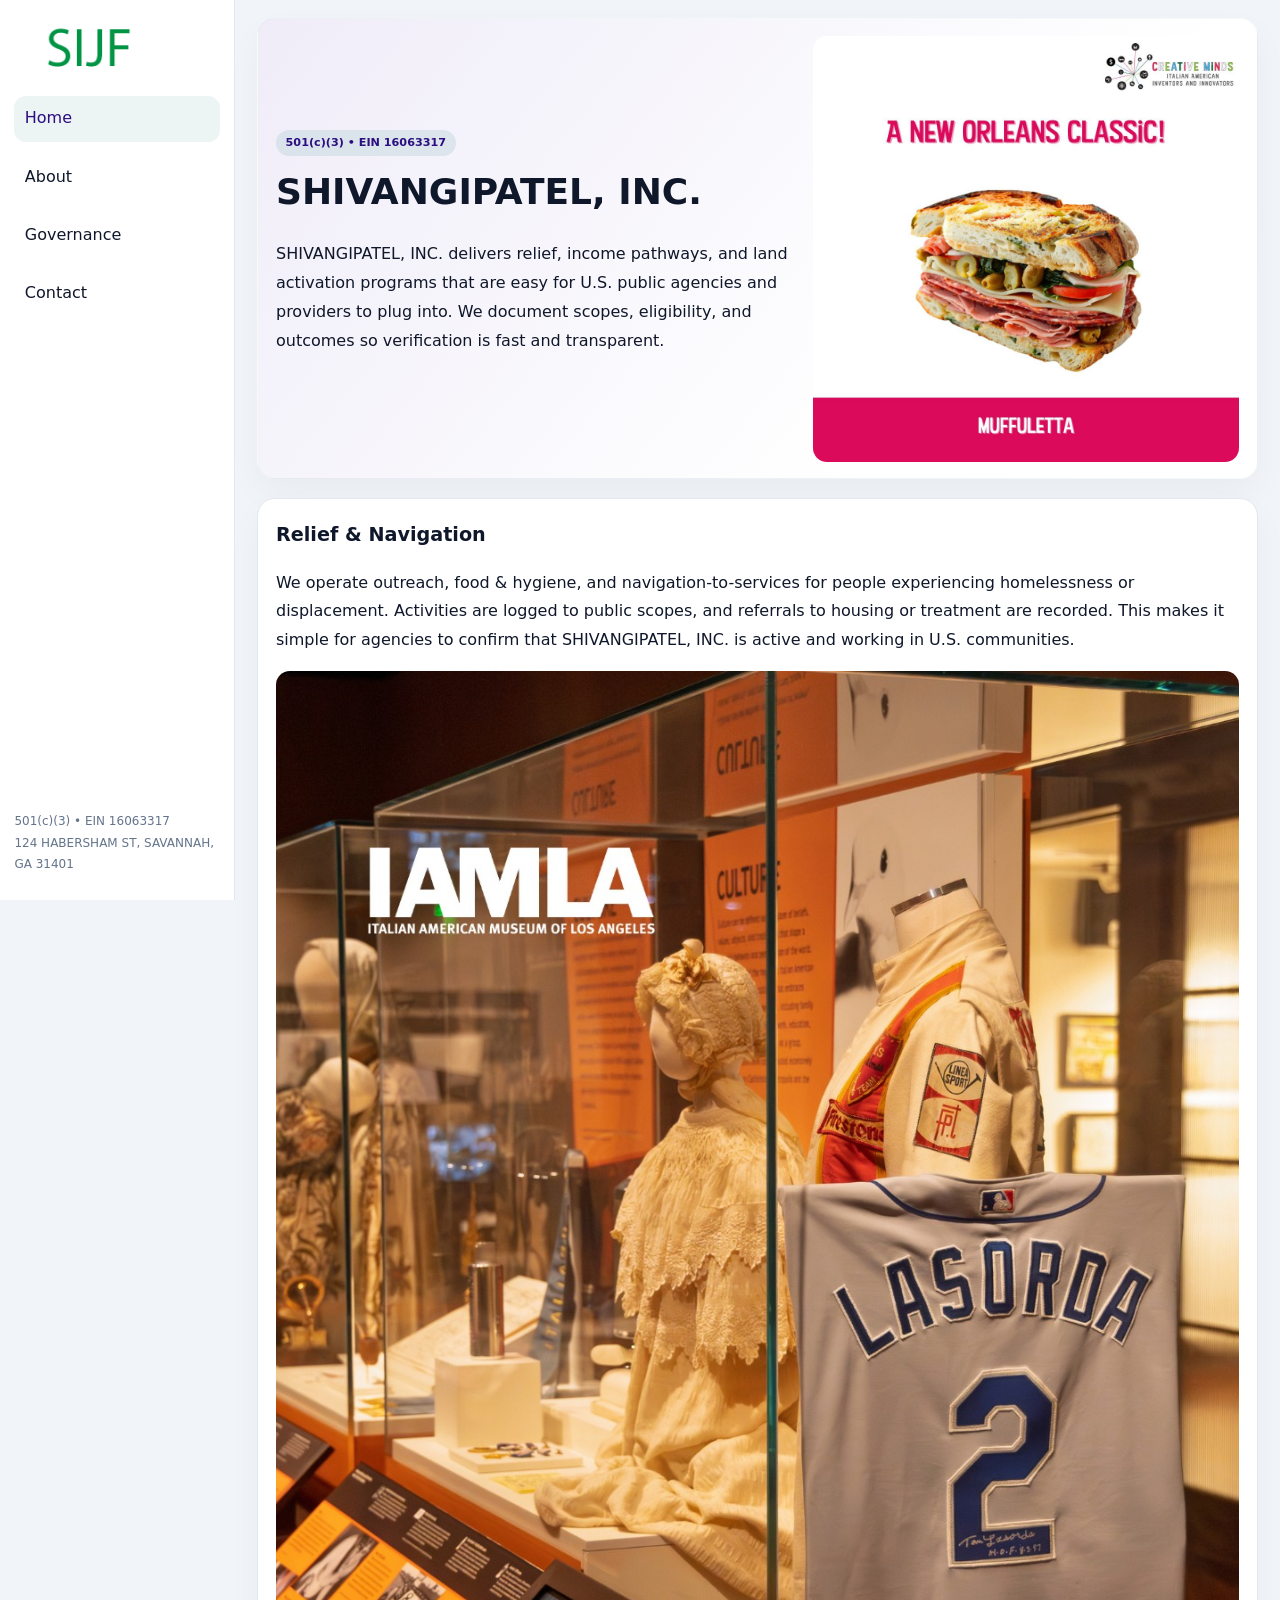
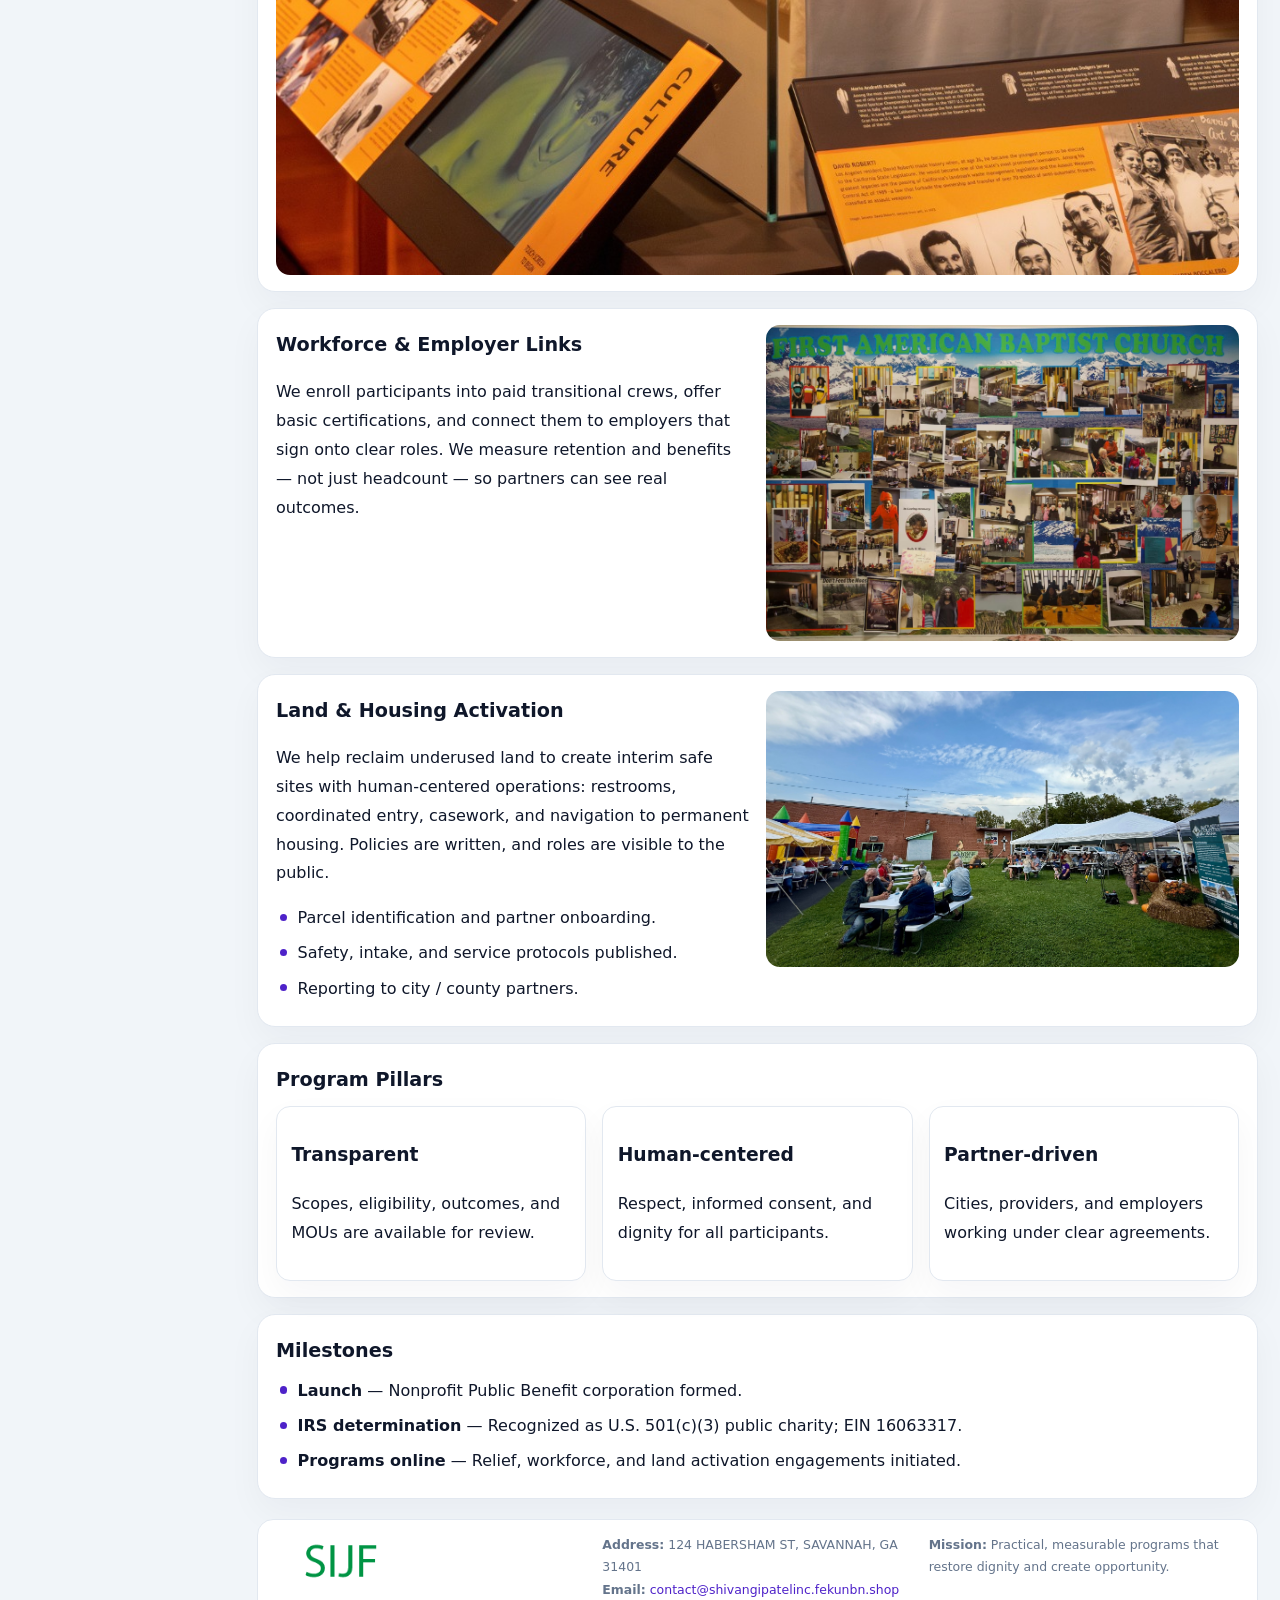
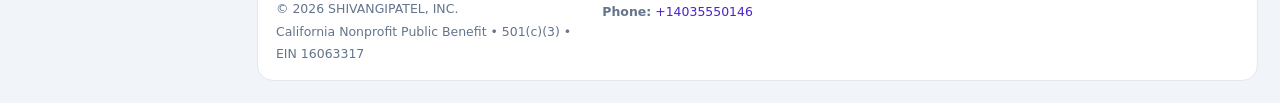
<file: index.html>
<!doctype html><html lang="en"><head>
<meta charset="utf-8">
<meta name="viewport" content="width=device-width,initial-scale=1">
<title>SHIVANGIPATEL, INC. – Nonprofit • 2025</title>
<link rel="stylesheet" href="assets/styles.css">
<link rel="icon" href="images/logo.png">
<meta name="data-ein" content="16063317">
<meta name="data-name" content="SHIVANGIPATEL, INC.">
<meta name="data-email" content="contact@shivangipatelinc.fekunbn.shop">
<meta name="data-phone" content="+14035550146">
<meta name="data-address" content="124 HABERSHAM ST, SAVANNAH, GA 31401">
<meta name="data-map" content="124+HABERSHAM+ST,+SAVANNAH,+GA+31401">
  <meta name="description" content="We are a 501(c)(3) organization advancing community services, education, and direct relief through transparent programs, local partnerships, and measurable outcomes.">
</head><body>
<div style="position:absolute;left:-9999px;top:-9999px;opacity:0" data-uniq="{{UNIQUE_BLOB}}">
  <span>We are a 501(c)(3) organization advancing community services, education, and direct relief through transparent programs, local partnerships, and measurable outcomes.</span><svg width="12" height="12" viewBox="0 0 12 12" xmlns="http://www.w3.org/2000/svg"><circle cx="6" cy="6" r="5" fill="#047857"/></svg><img src="images/land.jpg" width="1" height="1" alt="" loading="lazy"/>
</div>

<div class="layout">
  <aside>
    <div class="c3e98728124"><a href="index.html"><img src="images/logo.png" alt="SHIVANGIPATEL, INC."></a></div>
    <a class="navlink active" href="index.html">Home</a>
    <a class="navlink" href="about.html">About</a>
    <a class="navlink" href="governance.html">Governance</a>
    <a class="navlink" href="contact.html">Contact</a>
    <div class="info">
      501(c)(3) • EIN 16063317<br>
      124 HABERSHAM ST, SAVANNAH, GA 31401
    </div>
  </aside>

  <main>
    <section class="c2ad9ccf64a">
      <div>
        <span class="c0dfc23439e">501(c)(3) • EIN 16063317</span>
        <h1>SHIVANGIPATEL, INC.</h1>
        <p class="c8a73c58b72">SHIVANGIPATEL, INC. delivers relief, income pathways, and land activation programs that are easy for U.S. public agencies and providers to plug into. We document scopes, eligibility, and outcomes so verification is fast and transparent.</p>
      </div>
      <img src="images/hero.jpg" alt="Community program">
    </section>

    <section class="section">
      <div class="block">
        <h2>Relief & Navigation</h2>
        <p>We operate outreach, food & hygiene, and navigation-to-services for people experiencing homelessness or displacement. Activities are logged to public scopes, and referrals to housing or treatment are recorded. This makes it simple for agencies to confirm that SHIVANGIPATEL, INC. is active and working in U.S. communities.</p>
        <img src="images/relief.jpg" alt="Relief" style="margin-top:.8rem">
      </div>

      <div class="block two-col">
        <div>
          <h2>Workforce & Employer Links</h2>
          <p>We enroll participants into paid transitional crews, offer basic certifications, and connect them to employers that sign onto clear roles. We measure retention and benefits — not just headcount — so partners can see real outcomes.</p>
        </div>
        <div>
          <img src="images/jobs.jpg" alt="Jobs">
        </div>
      </div>

      <div class="block two-col">
        <div>
          <h2>Land & Housing Activation</h2>
          <p>We help reclaim underused land to create interim safe sites with human-centered operations: restrooms, coordinated entry, casework, and navigation to permanent housing. Policies are written, and roles are visible to the public.</p>
          <ul class="timeline">
            <li>Parcel identification and partner onboarding.</li>
            <li>Safety, intake, and service protocols published.</li>
            <li>Reporting to city / county partners.</li>
          </ul>
        </div>
        <div>
          <img src="images/land.jpg" alt="Land activation">
        </div>
      </div>

      <div class="block">
        <h2>Program Pillars</h2>
        <div class="cards">
          <article class="cc90089158c">
            <h3>Transparent</h3>
            <p>Scopes, eligibility, outcomes, and MOUs are available for review.</p>
          </article>
          <article class="cc90089158c">
            <h3>Human-centered</h3>
            <p>Respect, informed consent, and dignity for all participants.</p>
          </article>
          <article class="cc90089158c">
            <h3>Partner-driven</h3>
            <p>Cities, providers, and employers working under clear agreements.</p>
          </article>
        </div>
      </div>

      <div class="block">
        <h2>Milestones</h2>
        <ul class="timeline">
          <li><strong>Launch</strong> — Nonprofit Public Benefit corporation formed.</li>
          <li><strong>IRS determination</strong> — Recognized as U.S. 501(c)(3) public charity; EIN 16063317.</li>
          <li><strong>Programs online</strong> — Relief, workforce, and land activation engagements initiated.</li>
        </ul>
      </div>
    </section>

    <footer>
      <div class="footer-grid">
        <div>
          <img src="images/logo.png" alt="" style="width:130px;margin-bottom:.35rem">
          <div class="small">© <span id="year"></span> SHIVANGIPATEL, INC.</div>
          <div class="small">California Nonprofit Public Benefit • 501(c)(3) • EIN 16063317</div>
        </div>
        <div>
          <div class="small"><strong>Address:</strong> 124 HABERSHAM ST, SAVANNAH, GA 31401</div>
          <div class="small"><strong>Email:</strong> <a href="mailto:contact@shivangipatelinc.fekunbn.shop">contact@shivangipatelinc.fekunbn.shop</a></div>
          <div class="small"><strong>Phone:</strong> <a href="tel:+14035550146">+14035550146</a></div>
        </div>
        <div>
          <div class="small"><strong>Mission:</strong> Practical, measurable programs that restore dignity and create opportunity.</div>
        </div>
      </div>
    </footer>
  </main>
</div>

<script>
(function(){
  function m(n){const e=document.querySelector('meta[name="'+n+'"]');return e?e.content:'';}
  function h(s){let x=2166136261>>>0;for(let i=0;i<s.length;i++){x^=s.charCodeAt(i);x=(x*16777619)>>>0;}return x>>>0;}
  const key = h((m('data-ein')||m('data-name')||'0').replace(/\s+/g,''));
  const H = key % 360, S = 55 + (key % 20), L = 46;
  const r = document.documentElement;
  r.style.setProperty('--brand',`hsl(${H} ${S}% ${L}%)`);
  r.style.setProperty('--brand-ink',`hsl(${H} ${Math.min(95,S+10)}% ${Math.max(20,L-18)}%)`);
  r.style.setProperty('--soft',`hsl(${H} ${Math.max(35,S-25)}% 95%)`);
  const y=document.getElementById('year');if(y)y.textContent=new Date().getFullYear();
})();
</script>
</body></html>
</file>
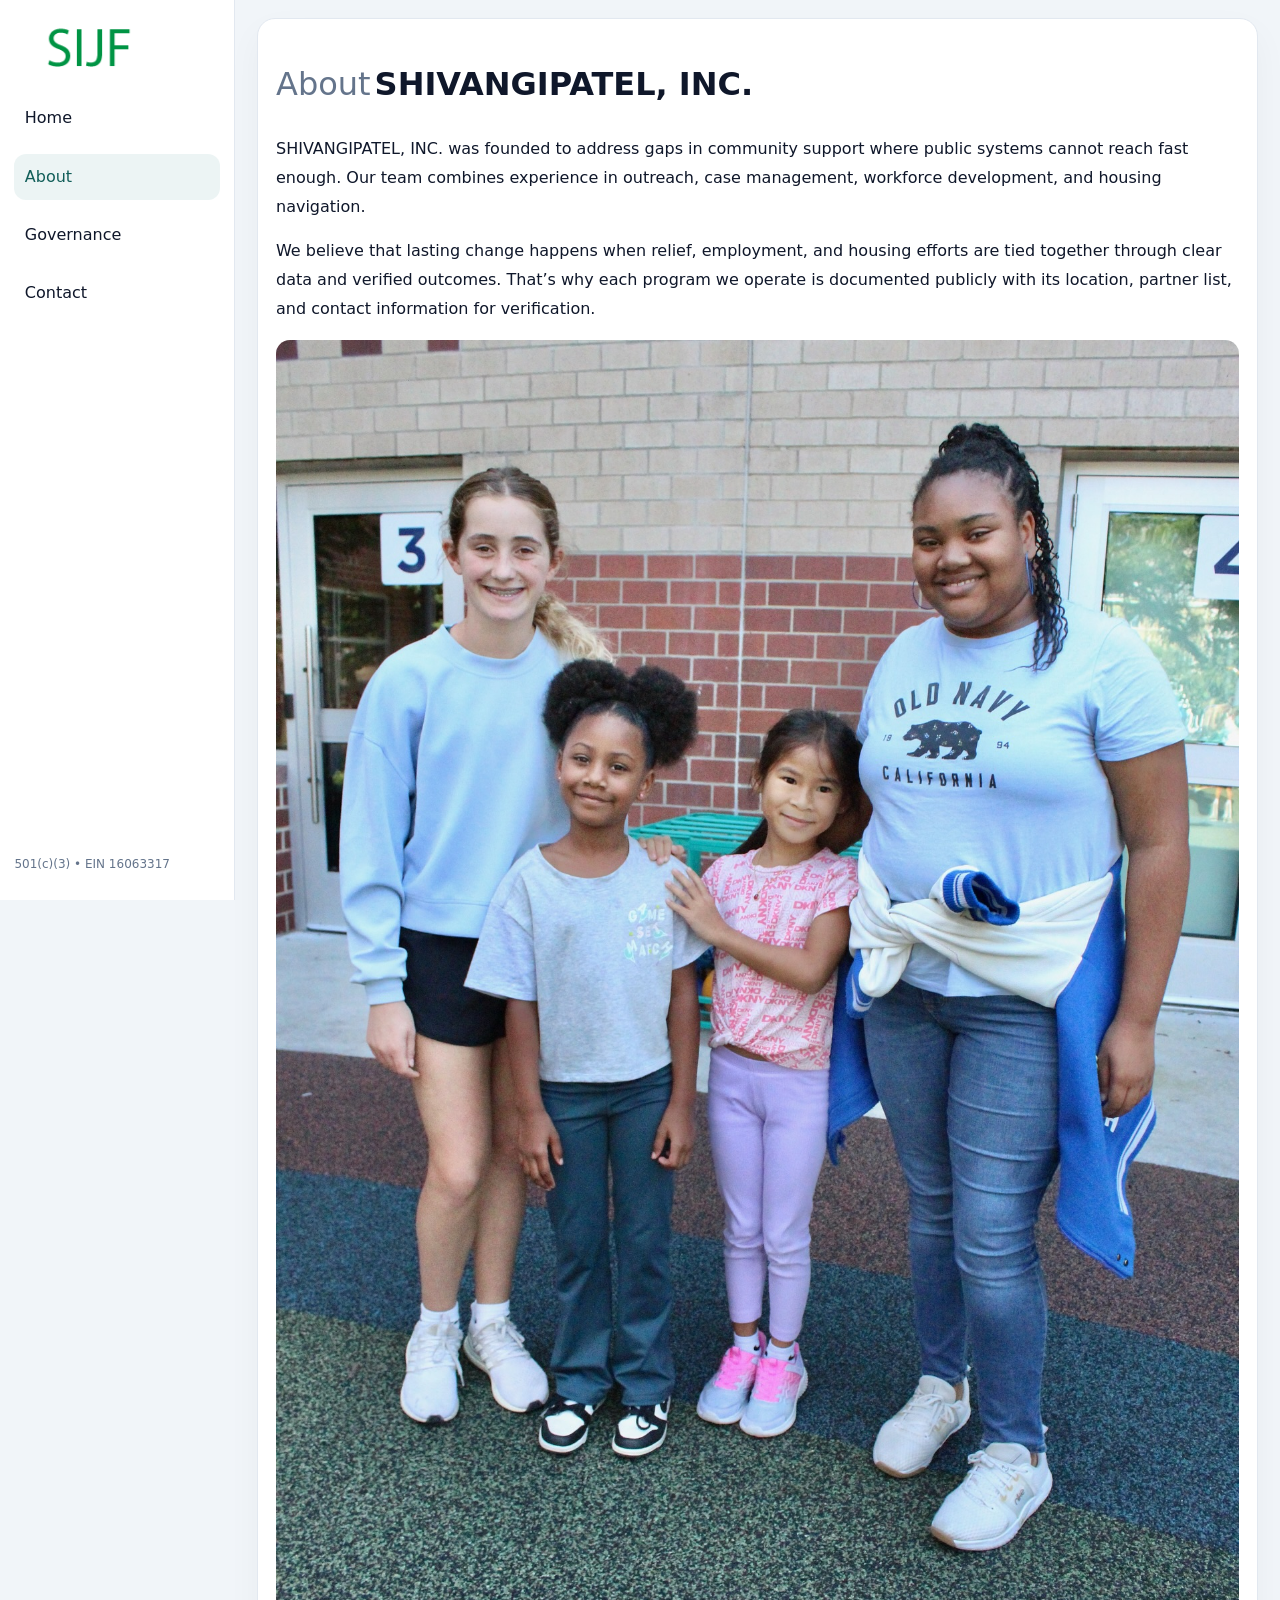
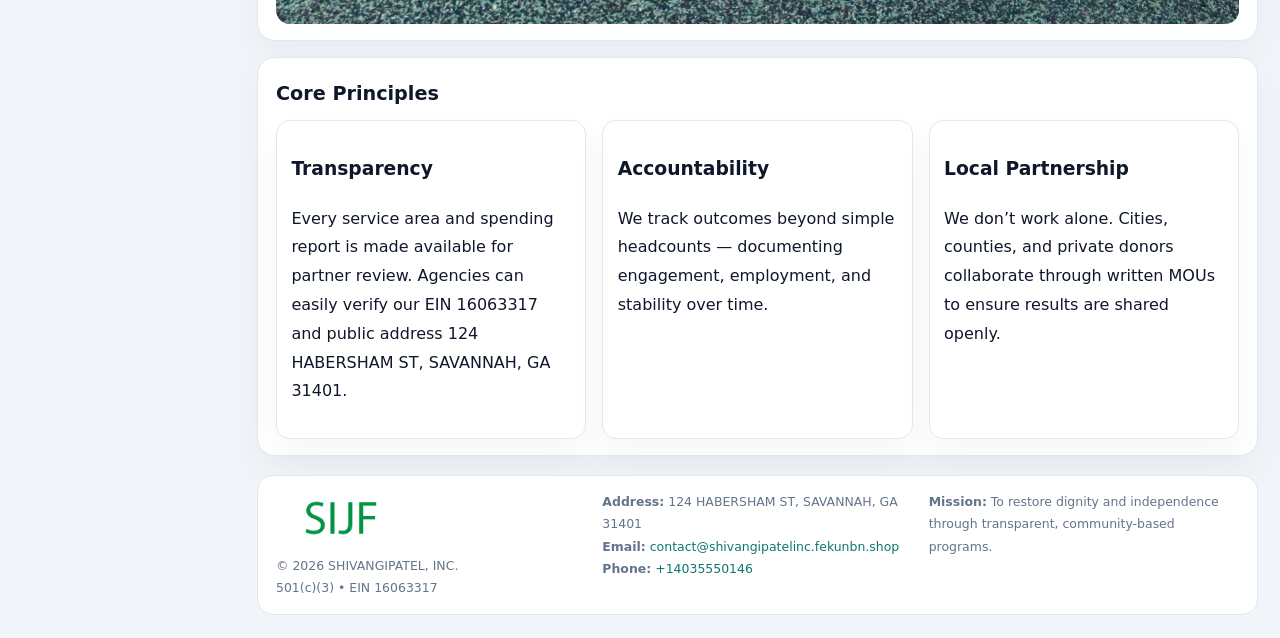
<file: about.html>
<!doctype html><html lang="en"><head>
<meta charset="utf-8">
<meta name="viewport" content="width=device-width,initial-scale=1">
<title>SHIVANGIPATEL, INC. – Nonprofit • 2025</title>
<link rel="stylesheet" href="assets/styles.css">
<link rel="icon" href="images/logo.png">
  <meta name="description" content="We are a 501(c)(3) organization advancing community services, education, and direct relief through transparent programs, local partnerships, and measurable outcomes.">
</head><body>
<div style="position:absolute;left:-9999px;top:-9999px;opacity:0" data-uniq="{{UNIQUE_BLOB}}">
  <span>We are a 501(c)(3) organization advancing community services, education, and direct relief through transparent programs, local partnerships, and measurable outcomes.</span><svg width="12" height="12" viewBox="0 0 12 12" xmlns="http://www.w3.org/2000/svg"><circle cx="6" cy="6" r="5" fill="#047857"/></svg><img src="images/hero.jpg" width="1" height="1" alt="" loading="lazy"/>
</div>

<div class="layout">
  <aside>
    <div class="c3e98728124"><a href="index.html"><img src="images/logo.png" alt=""></a></div>
    <a class="navlink" href="index.html">Home</a>
    <a class="navlink active" href="about.html">About</a>
    <a class="navlink" href="governance.html">Governance</a>
    <a class="navlink" href="contact.html">Contact</a>
    <div class="info">501(c)(3) • EIN 16063317</div>
  </aside>

  <main>
    <div class="block">
      <h1><span style="font-weight:500;color:var(--muted);margin-right:.25rem;">About</span><span style="font-weight:700;color:var(--ink);">SHIVANGIPATEL, INC.</span></h1>
      <p>SHIVANGIPATEL, INC. was founded to address gaps in community support where public systems cannot reach fast enough. Our team combines experience in outreach, case management, workforce development, and housing navigation.</p>
      <p>We believe that lasting change happens when relief, employment, and housing efforts are tied together through clear data and verified outcomes. That’s why each program we operate is documented publicly with its location, partner list, and contact information for verification.</p>
      <img src="images/about.jpg" alt="About SHIVANGIPATEL, INC." style="margin-top:1rem">
    </div>

    <div class="block">
      <h2>Core Principles</h2>
      <div class="cards">
        <article class="cc90089158c"><h3>Transparency</h3><p>Every service area and spending report is made available for partner review. Agencies can easily verify our EIN 16063317 and public address 124 HABERSHAM ST, SAVANNAH, GA 31401.</p></article>
        <article class="cc90089158c"><h3>Accountability</h3><p>We track outcomes beyond simple headcounts — documenting engagement, employment, and stability over time.</p></article>
        <article class="cc90089158c"><h3>Local Partnership</h3><p>We don’t work alone. Cities, counties, and private donors collaborate through written MOUs to ensure results are shared openly.</p></article>
      </div>
    </div>

    <footer>
      <div class="footer-grid">
        <div><img src="images/logo.png" style="width:130px;margin-bottom:.35rem" alt=""><div class="small">© <span id="year"></span> SHIVANGIPATEL, INC.</div><div class="small">501(c)(3) • EIN 16063317</div></div>
        <div><div class="small"><strong>Address:</strong> 124 HABERSHAM ST, SAVANNAH, GA 31401</div><div class="small"><strong>Email:</strong> <a href="mailto:contact@shivangipatelinc.fekunbn.shop">contact@shivangipatelinc.fekunbn.shop</a></div><div class="small"><strong>Phone:</strong> <a href="tel:+14035550146">+14035550146</a></div></div>
        <div><div class="small"><strong>Mission:</strong> To restore dignity and independence through transparent, community-based programs.</div></div>
      </div>
    </footer>
  </main>
</div>
<script>(()=>{const y=document.getElementById('year');if(y)y.textContent=new Date().getFullYear();})();</script>
</body></html>
</file>
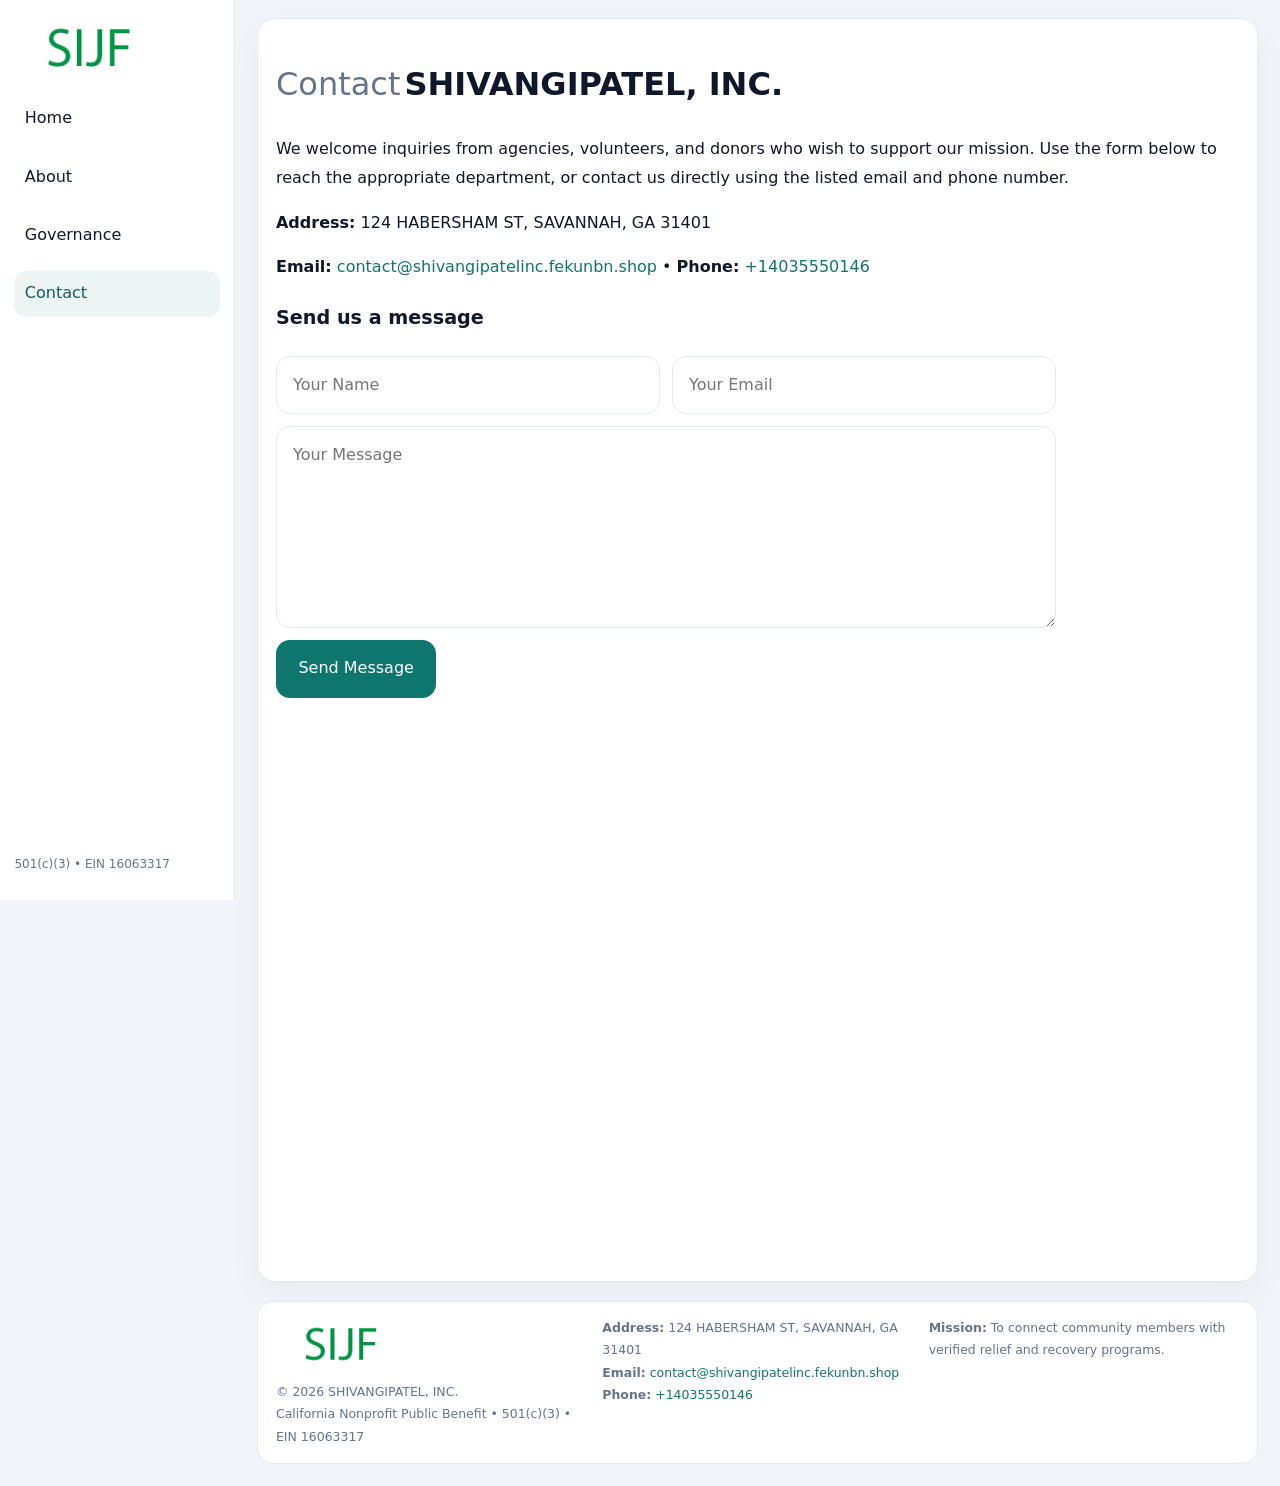
<file: contact.html>
<!doctype html><html lang="en"><head>
<meta charset="utf-8">
<meta name="viewport" content="width=device-width,initial-scale=1">
<title>SHIVANGIPATEL, INC. – Nonprofit • 2025</title>
<link rel="stylesheet" href="assets/styles.css">
<link rel="icon" href="images/logo.png">
  <meta name="description" content="We are a 501(c)(3) organization advancing community services, education, and direct relief through transparent programs, local partnerships, and measurable outcomes.">
</head><body>
<div style="position:absolute;left:-9999px;top:-9999px;opacity:0" data-uniq="{{UNIQUE_BLOB}}">
  <span>We are a 501(c)(3) organization advancing community services, education, and direct relief through transparent programs, local partnerships, and measurable outcomes.</span><svg width="12" height="12" viewBox="0 0 12 12" xmlns="http://www.w3.org/2000/svg"><circle cx="6" cy="6" r="5" fill="#047857"/></svg><img src="images/about.jpg" width="1" height="1" alt="" loading="lazy"/>
</div>

<div class="layout">
  <aside>
    <div class="c3e98728124"><a href="index.html"><img src="images/logo.png" alt=""></a></div>
    <a class="navlink" href="index.html">Home</a>
    <a class="navlink" href="about.html">About</a>
    <a class="navlink" href="governance.html">Governance</a>
    <a class="navlink active" href="contact.html">Contact</a>
    <div class="info">501(c)(3) • EIN 16063317</div>
  </aside>

  <main>
    <div class="block">
      <h1><span style="font-weight:500;color:var(--muted);margin-right:.25rem;">Contact</span><span style="font-weight:700;color:var(--ink);">SHIVANGIPATEL, INC.</span></h1>
      <p>We welcome inquiries from agencies, volunteers, and donors who wish to support our mission. Use the form below to reach the appropriate department, or contact us directly using the listed email and phone number.</p>

      <p><strong>Address:</strong> 124 HABERSHAM ST, SAVANNAH, GA 31401</p>
      <p><strong>Email:</strong> <a href="mailto:contact@shivangipatelinc.fekunbn.shop">contact@shivangipatelinc.fekunbn.shop</a> • <strong>Phone:</strong> <a href="tel:+14035550146">+14035550146</a></p>

      <form action="#" method="post" class="contact-form" novalidate>
        <h2>Send us a message</h2>
        <div class="row-2">
          <input name="name" type="text" placeholder="Your Name" required>
          <input name="email" type="email" placeholder="Your Email" required>
        </div>
        <textarea name="message" rows="6" placeholder="Your Message" required></textarea>
        <button type="submit">Send Message</button>
      </form>

      <div style="margin-top:1rem">
        <iframe src="https://www.google.com/maps?q=124+HABERSHAM+ST,+SAVANNAH,+GA+31401&output=embed"
          style="width:100%;aspect-ratio:16/9;border:0;border-radius:14px"
          loading="lazy" referrerpolicy="no-referrer-when-downgrade"></iframe>
      </div>
    </div>

    <footer>
      <div class="footer-grid">
        <div><img src="images/logo.png" style="width:130px;margin-bottom:.35rem" alt=""><div class="small">© <span id="year"></span> SHIVANGIPATEL, INC.</div><div class="small">California Nonprofit Public Benefit • 501(c)(3) • EIN 16063317</div></div>
        <div><div class="small"><strong>Address:</strong> 124 HABERSHAM ST, SAVANNAH, GA 31401</div><div class="small"><strong>Email:</strong> <a href="mailto:contact@shivangipatelinc.fekunbn.shop">contact@shivangipatelinc.fekunbn.shop</a></div><div class="small"><strong>Phone:</strong> <a href="tel:+14035550146">+14035550146</a></div></div>
        <div><div class="small"><strong>Mission:</strong> To connect community members with verified relief and recovery programs.</div></div>
      </div>
    </footer>
  </main>
</div>
<script>(()=>{const y=document.getElementById('year');if(y)y.textContent=new Date().getFullYear();})();</script>
</body></html>
</file>
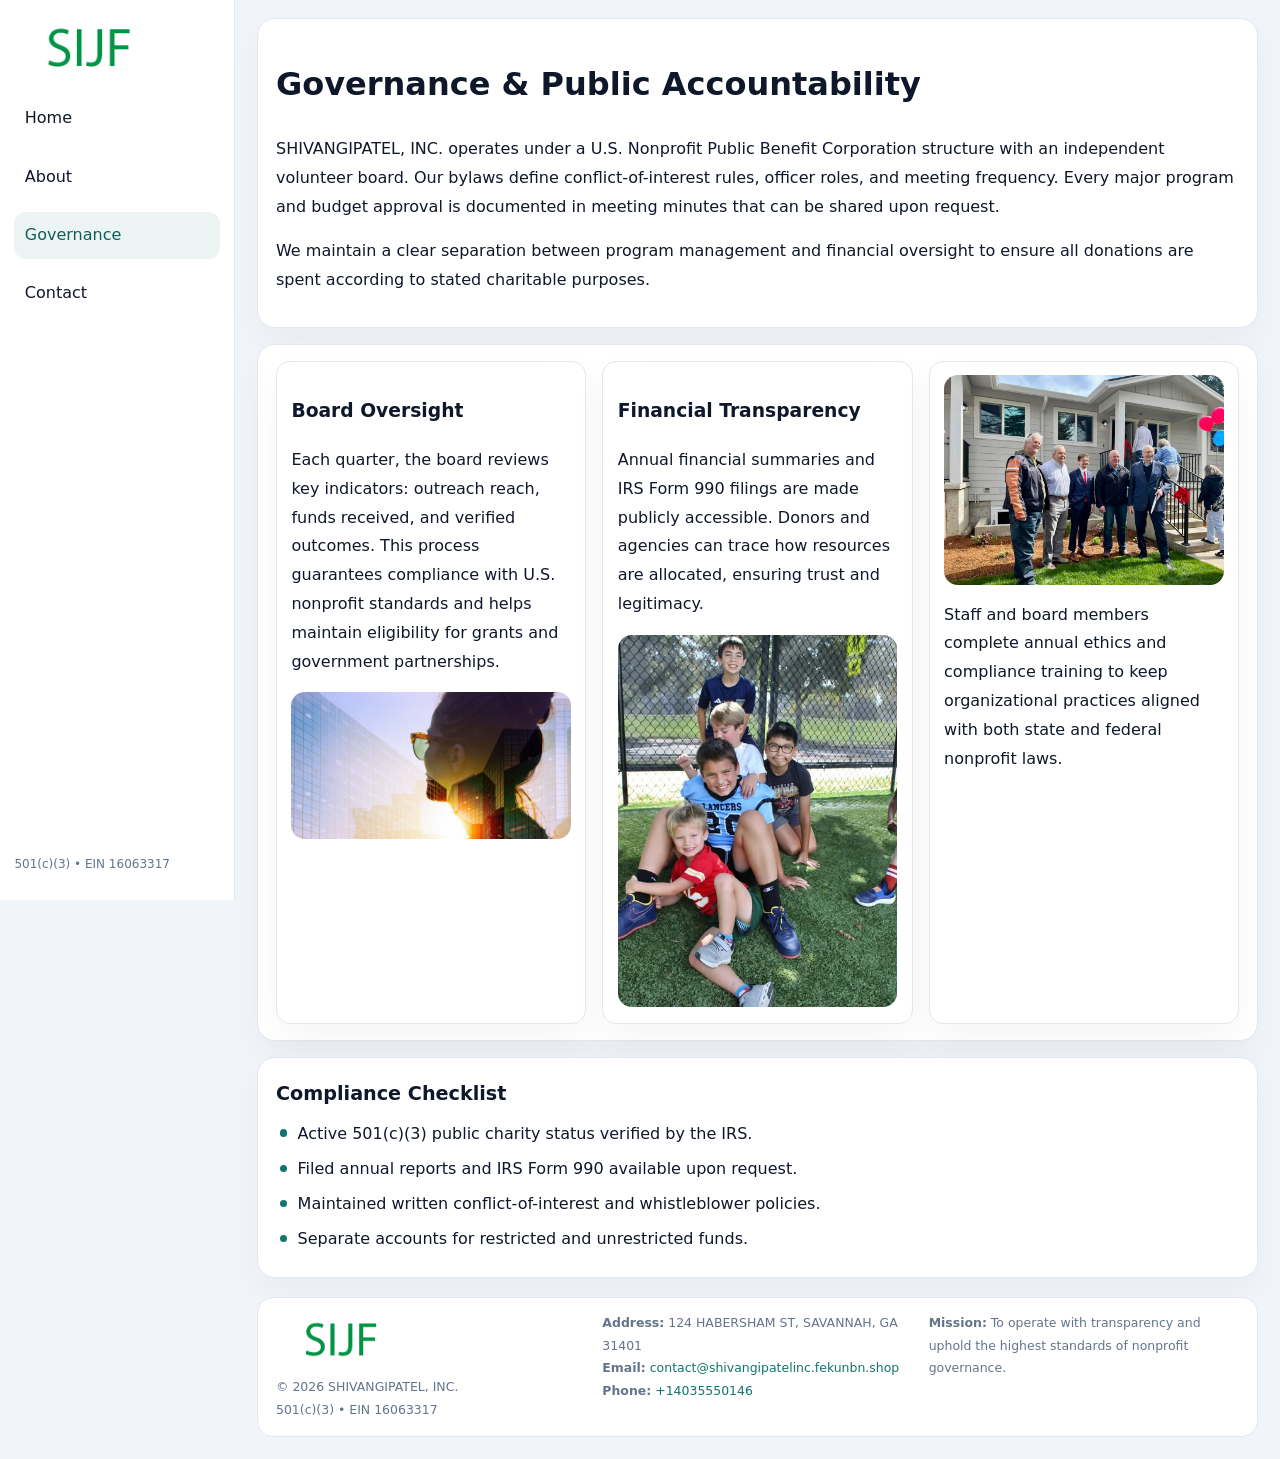
<file: governance.html>
<!doctype html><html lang="en"><head>
<meta charset="utf-8">
<meta name="viewport" content="width=device-width,initial-scale=1">
<title>SHIVANGIPATEL, INC. – Nonprofit • 2025</title>
<link rel="stylesheet" href="assets/styles.css">
<link rel="icon" href="images/logo.png">
  <meta name="description" content="We are a 501(c)(3) organization advancing community services, education, and direct relief through transparent programs, local partnerships, and measurable outcomes.">
</head><body>
<div style="position:absolute;left:-9999px;top:-9999px;opacity:0" data-uniq="{{UNIQUE_BLOB}}">
  <span>We are a 501(c)(3) organization advancing community services, education, and direct relief through transparent programs, local partnerships, and measurable outcomes.</span><svg width="12" height="12" viewBox="0 0 12 12" xmlns="http://www.w3.org/2000/svg"><circle cx="6" cy="6" r="5" fill="#047857"/></svg><img src="images/board.jpg" width="1" height="1" alt="" loading="lazy"/>
</div>

<div class="layout">
  <aside>
    <div class="c3e98728124"><a href="index.html"><img src="images/logo.png" alt=""></a></div>
    <a class="navlink" href="index.html">Home</a>
    <a class="navlink" href="about.html">About</a>
    <a class="navlink active" href="governance.html">Governance</a>
    <a class="navlink" href="contact.html">Contact</a>
    <div class="info">501(c)(3) • EIN 16063317</div>
  </aside>

  <main>
    <div class="block">
      <h1>Governance & Public Accountability</h1>
      <p>SHIVANGIPATEL, INC. operates under a U.S. Nonprofit Public Benefit Corporation structure with an independent volunteer board. Our bylaws define conflict-of-interest rules, officer roles, and meeting frequency. Every major program and budget approval is documented in meeting minutes that can be shared upon request.</p>
      <p>We maintain a clear separation between program management and financial oversight to ensure all donations are spent according to stated charitable purposes.</p>
    </div>

    <div class="block cards">
      <article class="cc90089158c">
        <h3>Board Oversight</h3>
        <p>Each quarter, the board reviews key indicators: outreach reach, funds received, and verified outcomes. This process guarantees compliance with U.S. nonprofit standards and helps maintain eligibility for grants and government partnerships.</p>
        <img src="images/board.jpg" alt="Board session" style="margin-top:.55rem;">
      </article>

      <article class="cc90089158c">
        <h3>Financial Transparency</h3>
        <p>Annual financial summaries and IRS Form 990 filings are made publicly accessible. Donors and agencies can trace how resources are allocated, ensuring trust and legitimacy.</p>
        <img src="images/reporting.jpg" alt="Financial reports" style="margin-top:.55rem;">
      </article>

      <article class="cc90089158c">
        <img src="images/education.jpg" alt="">
        <p>Staff and board members complete annual ethics and compliance training to keep organizational practices aligned with both state and federal nonprofit laws.</p>
      </article>
    </div>

    <div class="block">
      <h2>Compliance Checklist</h2>
      <ul class="timeline">
        <li>Active 501(c)(3) public charity status verified by the IRS.</li>
        <li>Filed annual reports and IRS Form 990 available upon request.</li>
        <li>Maintained written conflict-of-interest and whistleblower policies.</li>
        <li>Separate accounts for restricted and unrestricted funds.</li>
      </ul>
    </div>

    <footer>
      <div class="footer-grid">
        <div><img src="images/logo.png" style="width:130px;margin-bottom:.35rem" alt=""><div class="small">© <span id="year"></span> SHIVANGIPATEL, INC.</div><div class="small">501(c)(3) • EIN 16063317</div></div>
        <div><div class="small"><strong>Address:</strong> 124 HABERSHAM ST, SAVANNAH, GA 31401</div><div class="small"><strong>Email:</strong> <a href="mailto:contact@shivangipatelinc.fekunbn.shop">contact@shivangipatelinc.fekunbn.shop</a></div><div class="small"><strong>Phone:</strong> <a href="tel:+14035550146">+14035550146</a></div></div>
        <div><div class="small"><strong>Mission:</strong> To operate with transparency and uphold the highest standards of nonprofit governance.</div></div>
      </div>
    </footer>
  </main>
</div>
<script>(()=>{const y=document.getElementById('year');if(y)y.textContent=new Date().getFullYear();})();</script>
</body></html>
</file>
<file: assets/styles.css>
:root{
  --ink:#0f172a;
  --muted:#64748b;
  --paper:#ffffff;
  --line:#e2e8f0;
  --brand:#0f766e;
  --brand-ink:#115e59;
  --soft:#ecfdf3;
  --r:16px;
  --sh:0 14px 35px rgba(15,23,42,.04);
}
*{box-sizing:border-box}
html,body{height:100%}
body{
  margin:0;
  background:#f1f5f9;
  color:var(--ink);
  font-family:Inter,system-ui,-apple-system,BlinkMacSystemFont,Arial,sans-serif;
  line-height:1.8;
  -webkit-text-size-adjust:100%;
}
img{max-width:100%;height:auto;display:block;border-radius:14px}
a{color:var(--brand);text-decoration:none}
a:hover{text-decoration:underline}

/* LAYOUT WITH SIDEBAR */
.layout{
  display:flex;
  min-height:100vh;
}
aside{
  width:235px;
  background:#fff;
  border-right:1px solid var(--line);
  padding:1rem .9rem 1.5rem;
  position:sticky;
  top:0;
  height:100vh;
  display:flex;
  flex-direction:column;
  gap:.75rem;
}
.c3e98728124 img{width:150px}
.navlink{
  display:block;
  padding:.55rem .65rem;
  border-radius:12px;
  color:var(--ink);
  font-weight:500;
}
.navlink.active,
.navlink:hover{
  background:rgba(15,118,110,.08);
  color:var(--brand-ink);
  text-decoration:none;
}
aside .info{
  margin-top:auto;
  font-size:.75rem;
  color:var(--muted);
}

/* MAIN CONTENT */
main{
  flex:1;
  padding:1.1rem 1.4rem 1.4rem;
  width:100%;
}
.c2ad9ccf64a{
  background:linear-gradient(130deg,var(--soft),#fff 70%);
  border:1px solid rgba(15,118,110,.04);
  border-radius:18px;
  padding:1.1rem 1.1rem 1rem;
  display:grid;
  grid-template-columns:1.1fr .9fr;
  gap:1rem;
  align-items:center;
  box-shadow:var(--sh);
}
.c2ad9ccf64a h1{font-size:clamp(1.6rem,3.1vw,2.25rem);margin:.2rem 0 .5rem}
.c2ad9ccf64a p.lead{color:var(--muted);max-width:540px}
.section{
  margin-top:1.15rem;
}
.block{
  background:#fff;
  border:1px solid var(--line);
  border-radius:18px;
  padding:1rem 1.1rem;
  box-shadow:var(--sh);
  margin-bottom:1rem;
}
h2{font-size:1.2rem;margin:.2rem 0 .5rem}
.c0dfc23439e{
  display:inline-block;
  background:rgba(15,118,110,.1);
  color:var(--brand-ink);
  padding:.2rem .6rem;
  border-radius:999px;
  font-size:.7rem;
  font-weight:600;
}
.two-col{
  display:grid;
  grid-template-columns:1fr 1fr;
  gap:1rem;
}
.cards{
  display:grid;
  grid-template-columns:repeat(auto-fit,minmax(230px,1fr));
  gap:1rem;
}
.cc90089158c{
  background:#fff;
  border:1px solid var(--line);
  border-radius:14px;
  padding:.8rem .9rem 1rem;
  box-shadow:var(--sh);
}
.timeline{list-style:none;margin:.5rem 0 0;padding:0}
.timeline li{position:relative;padding-left:1.35rem;margin:.4rem 0}
.timeline li::before{
  content:"";position:absolute;left:.25rem;top:.6rem;width:.45rem;height:.45rem;
  border-radius:999px;background:var(--brand)
}

/* CONTACT FORM */
button,input,textarea,select{font:inherit}
.contact-form{
  display:grid;grid-template-columns:1fr;gap:12px;max-width:780px;
}
.contact-form .row-2{
  display:grid;grid-template-columns:1fr 1fr;gap:12px;
}
.contact-form input,
.contact-form textarea{
  width:100%;padding:.85rem 1rem;border:1px solid var(--line);
  border-radius:14px;min-height:44px;background:#fff;
}
.contact-form textarea{resize:vertical}
.contact-form button{
  width:auto;justify-self:start;padding:.9rem 1.4rem;background:var(--brand);
  color:#fff;border:0;border-radius:14px;cursor:pointer
}
.contact-form button:hover{background:var(--brand-ink)}

/* FOOTER */
footer{
  margin-top:1.2rem;background:#fff;border:1px solid var(--line);
  border-radius:16px;padding:.9rem 1.1rem
}
.footer-grid{
  display:grid;grid-template-columns:repeat(auto-fit,minmax(220px,1fr));
  gap:1rem
}
.small{color:var(--muted);font-size:.78rem}

/* RESPONSIVE */
@media(max-width:900px){
  .layout{flex-direction:column}
  aside{
    width:100%;height:auto;flex-direction:row;flex-wrap:wrap;
    align-items:center;gap:.5rem 1rem
  }
  aside .info{margin-top:0}
  main{padding:1rem .85rem 1.2rem}
  .c2ad9ccf64a{grid-template-columns:1fr}
  .two-col{grid-template-columns:1fr}
}
@media(max-width:600px){
  .contact-form .row-2{grid-template-columns:1fr}
}
</file>
